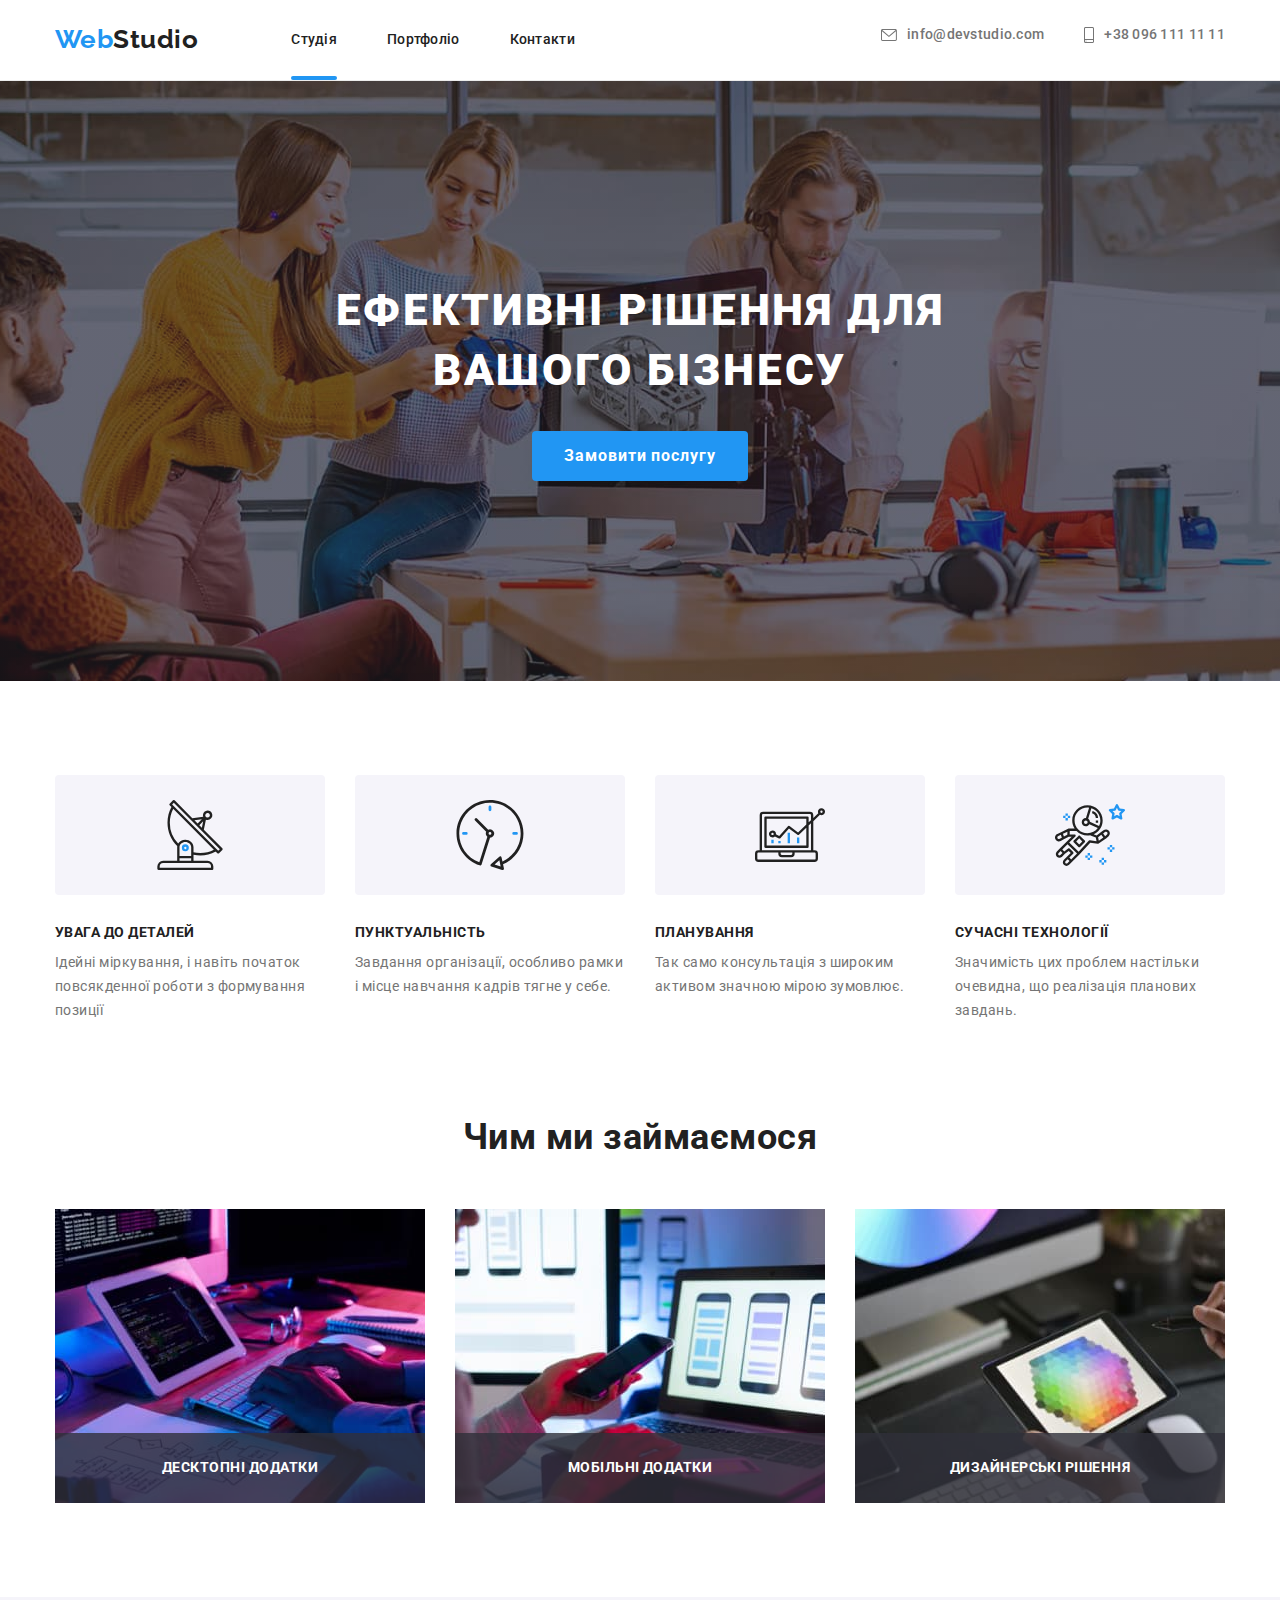
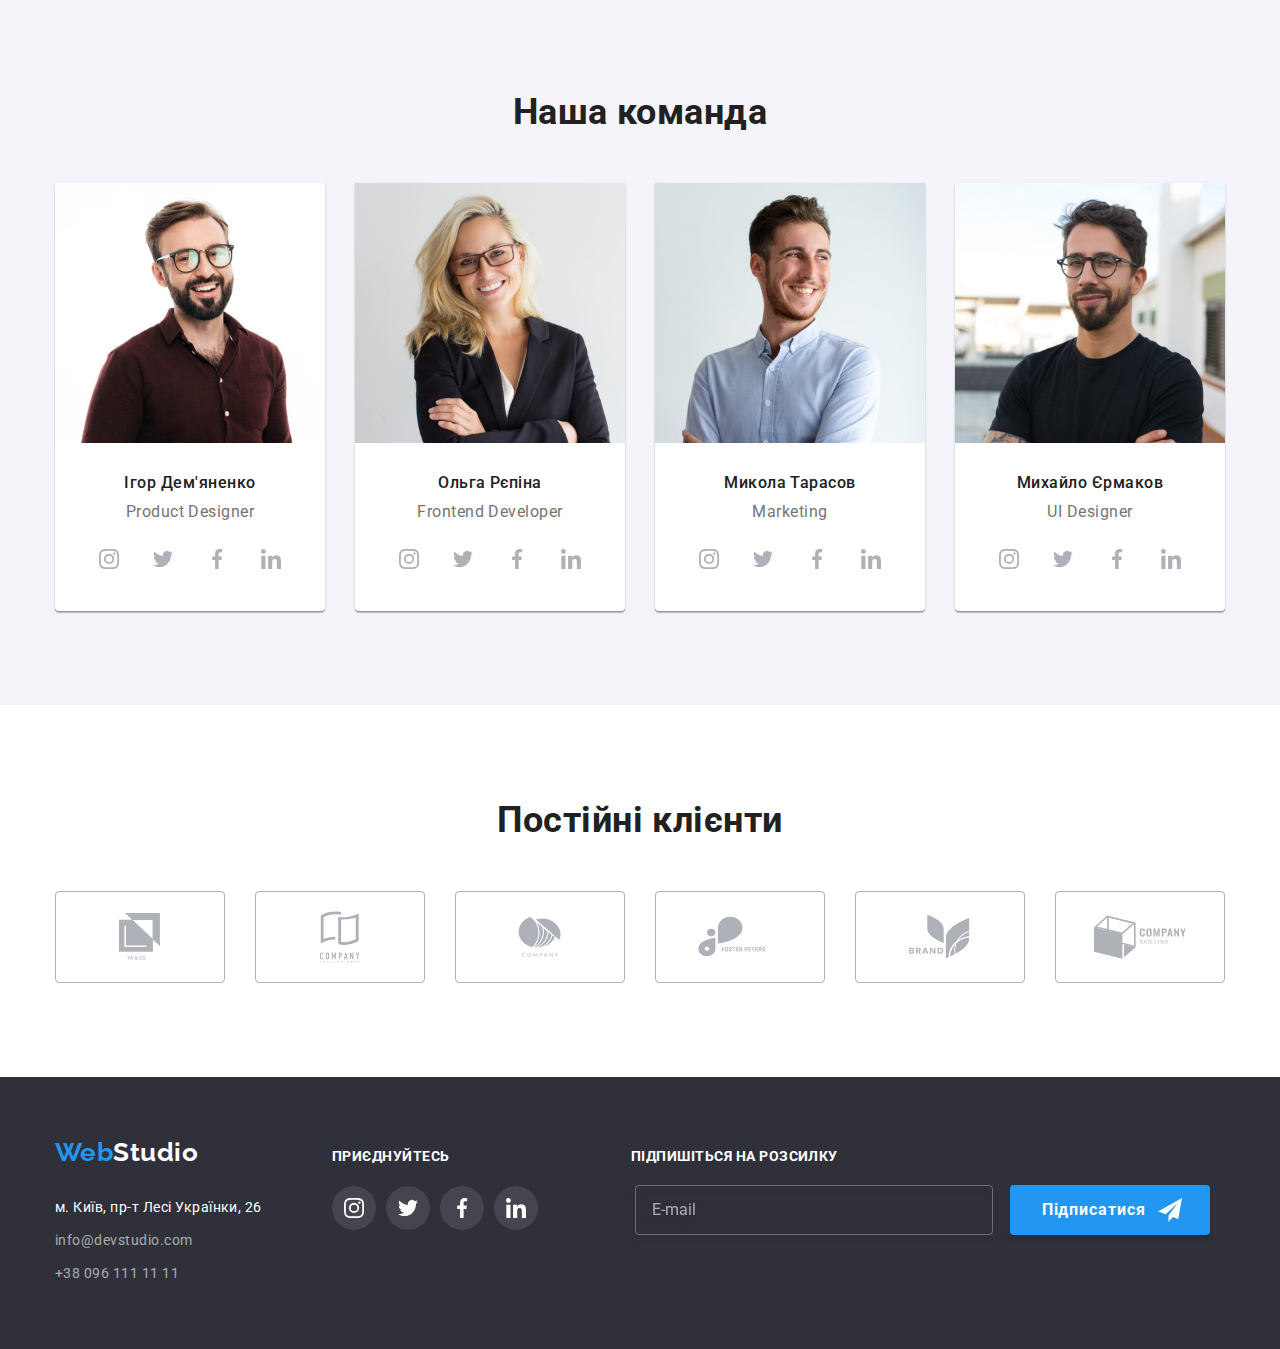
<file: index.html>
<!DOCTYPE html>
<html lang="uk">

<head>
    <meta charset="UTF-8">
    <meta http-equiv="X-UA-Compatible" content="IE=edge">
    <meta name="viewport" content="width=device-width, initial-scale=1.0">
    <title>WebStudio</title>
    <link rel="stylesheet"
        href="https://fonts.googleapis.com/css2?family=Raleway:wght@700&family=Roboto:wght@400;500;700;900&display=swap">
    <link rel="stylesheet"
        href="https://cdnjs.cloudflare.com/ajax/libs/modern-normalize/1.1.0/modern-normalize.min.css">
    <link rel="stylesheet" href="./css/main.min.css">
</head>

<body>

    <!-------------- ШАПКА ---------------->

    <header class="page-header">
        <div class="container page-header__container">
            <nav class="main-nav container__main-nav">
                    <a href="./index.html" class="logo logo--color-black"><span class="logo-web">Web</span>Studio</a>

                <ul class="main-nav__list list">
                    <li class="main-nav__item">
                        <a href="./index.html" class="main-nav__link ">
                            <span class="main-nav__link--active"></span> Студія
                        </a>
                    </li>
                    <li class="main-nav__item">
                        <a href="./portfolio.html" class="main-nav__link">Портфоліо</a>
                    </li>
                    <li class="main-nav__item"><a href="" class="main-nav__link">Контакти</a>
                    </li>
                </ul>
            </nav>

            <ul class="auth-nav container__auth-nav list">
                <li class="auth-nav__item">
                    <a href="mailto:info@devstudio.com" class="auth-nav__link">
                        <svg class="auth-nav__icon" width="16" height="12">
                            <use href="./img/icons.svg#icon-email"></use>
                        </svg>
                        info@devstudio.com</a>
                </li>
                <li class="auth-nav__item">
                    <a href="tel:+380961111111" class="auth-nav__link">
                        <svg class="auth-nav__icon" width="10" height="16">
                            <use href="./img/icons.svg#icon-smartphone"></use>
                        </svg>
                        +38 096 111 11 11</a>
                </li>
            </ul>

            <button type="button" class="main-nav__button" data-menu-open>
                <svg class="main-nav__menu" width="40" height="40" aria-label="Перемикач мобільного меню">
                    <use href="./img/icons.svg#icon-menu"></use>
                </svg>
            </button>

        </div>

        <!-------------- МОБІЛЬНЕ МЕНЮ ---------------->

        <div class="mobile-menu is-hidden" data-menu>
            <div class="container">
                <div class="mobile-menu__box">
                <button type="button" class="mobile-menu__button" data-menu-close>
                    <svg class="mobile-menu__icon-close-menu" width="40" height="40" aria-label="Перемикач мобільного меню">
                        <use href="./img/icons.svg#icon-close"></use>
                    </svg>
                </button>

                    <ul class="mobile-menu__list list">
                        <li class="mobile-menu__item">
                            <a href="./index.html" class="mobile-menu__link link">Студія</a>
                        </li>
                        <li class="mobile-menu__item">
                            <a href="./portfolio.html" class="mobile-menu__link link">Портфоліо</a>
                        </li>
                        <li class="mobile-menu__item"><a href="" class="mobile-menu__link link">Контакти</a>
                        </li>
                    </ul>
                </div>
                
                <div class="mobile-menu-contacts__box">
                    <ul class="mobile-menu-contacts__list list">
                        <li class="mobile-menu-contacts__item">
                            <a href="tel:+380961111111" class="mobile-menu__tel link">
                                +38 096 111 11 11</a>
                        </li>
                        <li class="mobile-menu-contacts__item">
                            <a href="mailto:info@devstudio.com" class="mobile-menu__mail link">
                                info@devstudio.com</a>
                        </li>
                    </ul>

                <ul class="mobile-menu-soc__list list">
                    <li class="mobile-menu-soc__item">
                        <a class="mobile-menu-soc__link link" href="">Instagram</a>
                    </li>
                    <li class="mobile-menu-soc__item">
                        <a class="mobile-menu-soc__link link" href="">Twitter</a>
                    </li>
                    <li class="mobile-menu-soc__item">
                        <a class="mobile-menu-soc__link link" href="">Facebook</a>
                    </li>
                    <li class="mobile-menu-soc__item">
                        <a class="mobile-menu-soc__link link" href="">LinkedIn</a>
                    </li>
                </ul>
                </div>
            </div>
        </div>
    </header> 

    <main>

        <!-------------- ГЕРОЙ -------------------->

        <section class="hero overlay">
            <div class="container">
                <h1 class="hero__title">Ефективні рішення для вашого бізнесу</h1>
                <button type="button" class="hero__button" data-modal-open>Замовити послугу</button>
                <div class="backdrop is-hidden" data-modal>
                    <div class="modal">
                        <button type="button" class="modal__button" data-modal-close>
                            <svg class="modal__icon" width="30" height="30">
                                <use href="./img/icons.svg#icon-close"></use>
                            </svg>
                        </button>
                        <div class="modal-feedback">
                            <h2 class="modal-feedback__title">Залиште свої дані, ми вам передзвонимо</h2>
                            <form class="feedback" autocomplete="on">
                                <div class="feedback__group">
                                    <label for="name" class="feedback__label">Ім'я</label>
                                    <div class="feedback__box">
                                        <input type="text" name="name" id="name" autofocus class="feedback__input">
                                        <svg class="feedback__icon" width="18" height="18">
                                            <use href="./img/icons.svg#icon-person"></use>
                                        </svg>
                                    </div>
                                </div>
                                <div class="feedback__group">
                                    <label for="phone" class="feedback__label">Телефон</label>
                                    <div class="feedback__box">
                                        <input type="tel" name="phone" id="phone" class="feedback__input">
                                        <svg class="feedback__icon" width="18" height="18">
                                            <use href="./img/icons.svg#icon-phone"></use>
                                        </svg>
                                    </div>
                                </div>
                
                                <div class="feedback__group">
                                    <label for="mail" class="feedback__label">Пошта</label>
                                    <div class="feedback__box">
                                        <input type="email" name="mail" id="mail" class="feedback__input">
                                        <svg class="feedback__icon" width="18" height="18">
                                            <use href="./img/icons.svg#icon-email-black"></use>
                                        </svg>
                                    </div>
                                </div>
                
                                <div class="feedback__group">
                                    <label for="comment" class="feedback__label">Коментар</label>
                                    <textarea name="comment" id="commebt" rows="5" placeholder="Введіть текст"
                                        class="feedback__area"></textarea>
                                </div>
                
                                <label class="feedback__coordination">
                                    <input type="checkbox" class="feedback__checkbox">
                                    <span class="feedback__checkbox-icon"></span>
                                    Погоджуюся з розсилкою та приймаю
                                    <span class="feedback__conditions">Умови договору</span>
                                </label>
                
                                <button type="submit" class="feedback__button">Відправити</button>
                        </div>
                        </form>
                    </div>
                </div>
            </div>
        </section>

        <!------------- ПЕРЕВАГИ ------------------->

        <section class="section">
            <div class="container">
                <h2 hidden class="visually-hidden">Переваги</h2>
                <ul class="feature-list container__feature-list list">
                    <li class="feature-list__item">
                        <div class="feature-list__box">
                            <svg class="feature-list__icon">
                                <use href="./img/icons.svg#icon-antenna"></use>
                            </svg>
                        </div>
                        <h3 class="feature-list__title">Увага до деталей</h3>
                        <p class="feature-list__text">Ідейні міркування, і навіть початок повсякденної роботи з
                            формування позиції</p>
                    </li>
                    <li class="feature-list__item">
                        <div class="feature-list__box">
                            <svg class="feature-list__icon">
                                <use href="./img/icons.svg#icon-clock"></use>
                            </svg>
                        </div>
                        <h3 class="feature-list__title">Пунктуальність</h3>
                        <p class="feature-list__text">Завдання організації, особливо рамки і місце навчання кадрів тягне
                            у себе.</p>
                    </li>
                    <li class="feature-list__item">
                        <div class="feature-list__box">
                            <svg class="feature-list__icon">
                                <use href="./img/icons.svg#icon-diagram"></use>
                            </svg>
                        </div>
                        <h3 class="feature-list__title">Планування</h3>
                        <p class="feature-list__text">Так само консультація з широким активом значною мірою зумовлює.
                        </p>
                    </li>
                    <li class="feature-list__item">
                        <div class="feature-list__box">
                            <svg class="feature-list__icon">
                                <use href="./img/icons.svg#icon-astronaut"></use>
                            </svg>
                        </div>
                        <h3 class="feature-list__title">Сучасні технології</h3>
                        <p class="feature-list__text">Значимість цих проблем настільки очевидна, що реалізація планових
                            завдань.</p>
                    </li>
                </ul>
            </div>
        </section>

        <!------------- ЧИМ МИ ЗАЙМАЄМОСЯ ------------->

        <section class="section-work">
            <div class="container">
                <h2 class="section-work__title">Чим ми займаємося</h2>
                <ul class="work-list container__work-list list">
                    <li class="work-list__item">
                        <div class="work-list__gadgets">
                            <img src="./img/work/computer.jpg" alt="комп'ютери" width="370" height="294">
                            <div class="work-list__text">Десктопні додатки</div>
                        </div>
                    </li>
                    <li class="work-list__item">
                        <div class="work-list__gadgets">
                            <img src="./img/work/laptop.jpg" alt="ноутбуки" width="370" height="294">
                            <div class="work-list__text">Мобільні додатки</div>
                        </div>
                    </li>
                    <li class="work-list__item">
                        <div class="work-list__gadgets">
                            <img src="./img/work/tablet.jpg" alt="планшети" width="370" height="294">
                            <div class="work-list__text">Дизайнерські рішення</div>
                        </div>
                    </li>
                </ul>
            </div>
        </section>

        <!------------- НАША КОМАНДА ------------->

        <section class="section-team">
            <div class="container">
                <h2 class="section-team__title">Наша команда</h2>
                <ul class="section-team__list list">
                    <li class="section-team__item">
                        <picture>
                            <source srcset="./img/team/ihor.jpg 1x, ./img/team/ihor-2x.jpg 2x" media="(min-width: 1200px)"/>
                            <source srcset="./img/team/ihor-tab.jpg 1x, ./img/team/ihor-2x-tab.jpg 2x" media="(min-width: 768px)"/>
                            <source srcset="./img/team/ihor-mob.jpg 1x, ./img/team/ihor-2x-mob.jpg 2x" media="(min-width: 320px)"/>
                            <img src="./img/team/ihor-mob.jpg" alt="дизайнер продукта" width="450" height="260">
                        </picture>
                        <div class="section-team__worker">
                            <h3 class="section-team__name">Ігор Дем'яненко</h3>
                            <p lang="en" class="section-team__position">Product Designer</p>
                            <div class="networks section-team__networks">
                                <a href="" class="networks__link">
                                    <svg class="networks__icons">
                                        <use href="./img/icons.svg#icon-instagram"></use>
                                    </svg>
                                </a>

                                <a href="" class="networks__link">
                                    <svg class="networks__icons">
                                        <use href="./img/icons.svg#icon-twitter"></use>
                                    </svg>
                                </a>

                                <a href="" class="networks__link">
                                    <svg class="networks__icons">
                                        <use href="./img/icons.svg#icon-facebook"></use>
                                    </svg>
                                </a>

                                <a href="" class="networks__link">
                                    <svg class="networks__icons">
                                        <use href="./img/icons.svg#icon-linkedin"></use>
                                    </svg>
                                </a>
                            </div>
                        </div>
                    </li>
                    <li class="section-team__item">
                        <picture>
                            <source srcset="./img/team/olga.jpg 1x, ./img/team/olga-2x.jpg 2x" media="(min-width: 1200px)" />
                            <source srcset="./img/team/olga-tab.jpg 1x, ./img/team/olga-2x-tab.jpg 2x" media="(min-width: 768px)" />
                            <source srcset="./img/team/olga-mob.jpg 1x, ./img/team/olga-2x-mob.jpg 2x" media="(min-width: 320px)" />
                            <img src="./img/team/olga-mob.jpg" alt="фронтенд-розробник" width="450" height="260">
                        </picture>
                        <div class="section-team__worker">
                            <h3 class="section-team__name">Ольга Рєпіна</h3>
                            <p lang="en" class="section-team__position">Frontend Developer</p>
                            <div class="networks section-team__networks">
                                <a href="" class="networks__link">
                                    <svg class="networks__icons">
                                        <use href="./img/icons.svg#icon-instagram"></use>
                                    </svg>
                                </a>

                                <a href="" class="networks__link">
                                    <svg class="networks__icons">
                                        <use href="./img/icons.svg#icon-twitter"></use>
                                    </svg>
                                </a>

                                <a href="" class="networks__link">
                                    <svg class="networks__icons">
                                        <use href="./img/icons.svg#icon-facebook"></use>
                                    </svg>
                                </a>

                                <a href="" class="networks__link">
                                    <svg class="networks__icons">
                                        <use href="./img/icons.svg#icon-linkedin"></use>
                                    </svg>
                                </a>
                            </div>
                        </div>
                    </li>
                    <li class="section-team__item">
                        <picture>
                            <source srcset="./img/team/mykola.jpg 1x, ./img/team/mykola-2x.jpg 2x" media="(min-width: 1200px)" />
                            <source srcset="./img/team/mykola-tab.jpg 1x, ./img/team/mykola-2x-tab.jpg 2x" media="(min-width: 768px)" />
                            <source srcset="./img/team/mykola-mob.jpg 1x, ./img/team/mykola-2x-mob.jpg 2x" media="(min-width: 320px)" />
                            <img src="./img/team/mykola-mob.jpg" alt="маркетолог" width="450" height="260">
                        </picture>
                        <div class="section-team__worker">
                            <h3 class="section-team__name">Микола Тарасов</h3>
                            <p lang="en" class="section-team__position">Marketing</p>
                            <div class="networks section-team__networks">
                                <a href="" class="networks__link">
                                    <svg class="networks__icons">
                                        <use href="./img/icons.svg#icon-instagram"></use>
                                    </svg>
                                </a>

                                <a href="" class="networks__link">
                                    <svg class="networks__icons">
                                        <use href="./img/icons.svg#icon-twitter"></use>
                                    </svg>
                                </a>

                                <a href="" class="networks__link">
                                    <svg class="networks__icons">
                                        <use href="./img/icons.svg#icon-facebook"></use>
                                    </svg>
                                </a>

                                <a href="" class="networks__link">
                                    <svg class="networks__icons">
                                        <use href="./img/icons.svg#icon-linkedin"></use>
                                    </svg>
                                </a>
                            </div>
                        </div>
                    </li>
                    <li class="section-team__item">
                        <picture>
                            <source srcset="./img/team/mykhailo.jpg 1x, ./img/team/mykhailo-2x.jpg 2x" media="(min-width: 1200px)" />
                            <source srcset="./img/team/mykhailo-tab.jpg 1x, ./img/team/mykhailo-2x-tab.jpg 2x" media="(min-width: 768px)" />
                            <source srcset="./img/team/mykhailo-mob.jpg 1x, ./img/team/mykhailo-2x-mob.jpg 2x" media="(min-width: 320px)" />
                            <img src="./img/team/mykhailo-mob.jpg" alt="UI-дизайнер" width="450" height="260">
                        </picture>
                        <div class="section-team__worker">
                            <h3 class="section-team__name">Михайло Єрмаков</h3>
                            <p lang="en" class="section-team__position">UI Designer</p>
                            <div class="networks section-team__networks">
                                <a href="" class="networks__link">
                                    <svg class="networks__icons">
                                        <use href="./img/icons.svg#icon-instagram"></use>
                                    </svg>
                                </a>

                                <a href="" class="networks__link">
                                    <svg class="networks__icons">
                                        <use href="./img/icons.svg#icon-twitter"></use>
                                    </svg>
                                </a>

                                <a href="" class="networks__link">
                                    <svg class="networks__icons">
                                        <use href="./img/icons.svg#icon-facebook"></use>
                                    </svg>
                                </a>

                                <a href="" class="networks__link">
                                    <svg class="networks__icons">
                                        <use href="./img/icons.svg#icon-linkedin"></use>
                                    </svg>
                                </a>
                            </div>
                        </div>
                    </li>
                </ul>
            </div>
        </section>

        <!----------- КЛІЄНТИ -------------->

        <section class="section-clients">
            <div class="container">
                <h2 class="section-clients__title">Постійні клієнти</h2>
                <ul class="clients-list container__clients-list list">
                    <li class="clients-list__item">
                        <a href="" class="clients-list__link">
                            <svg class="clients-list__icons" width="41" height="47">
                                <use href="./img/icons.svg#icon-company-1"></use>
                            </svg>
                        </a>
                    </li>
                    <li class="clients-list__item">
                        <a href="" class="clients-list__link">
                            <svg class="clients-list__icons" width="40" height="52">
                                <use href="./img/icons.svg#icon-company-2"></use>
                            </svg>
                        </a>
                    </li>
                    <li class="clients-list__item">
                        <a href="" class="clients-list__link">
                            <svg class="clients-list__icons" width="43" height="41">
                                <use href="./img/icons.svg#icon-company-3"></use>
                            </svg>
                        </a>
                    </li>
                    <li class="clients-list__item">
                        <a href="" class="clients-list__link">
                            <svg class="clients-list__icons" width="84" height="41">
                                <use href="./img/icons.svg#icon-company-4"></use>
                            </svg>
                        </a>
                    </li>
                    <li class="clients-list__item">
                        <a href="" class="clients-list__link">
                            <svg class="clients-list__icons" width="63" height="45">
                                <use href="./img/icons.svg#icon-company-5"></use>
                            </svg>
                        </a>
                    </li>
                    <li class="clients-list__item">
                        <a href="" class="clients-list__link">
                            <svg class="clients-list__icons" width="94" height="44">
                                <use href="./img/icons.svg#icon-company-6"></use>
                            </svg>
                        </a>
                    </li>
                </ul>
            </div>
        </section>

    </main>
    <!------------- ПІДВАЛ -------------->

    <footer class="footer">
        <div class="footer__container">
            <div class="footer__adress">
                <a href="./index.html" lang="en" class="logo logo--color-white"><span
                        class="logo-web">Web</span>Studio</a>
                <address class="adress">
                    <ul class="adress__list list">
                        <li class="adress__item">
                            <a href="https://goo.gl/maps/3QkKwDuBZcmXcqC39" target="_blank" rel="noopener noreferrer"
                                class="adress__link">м.
                                Київ, пр-т Лесі Українки, 26
                            </a>
                        </li>
                        <li class="adress__item">
                            <a href="mailto:info@devstudio.com" class="adress__contacts">info@devstudio.com</a>
                        </li>
                        <li class="adress__item">
                            <a href="tel:+380961111111" class="adress__contacts">+38 096 111 11 11</a>
                        </li>
                    </ul>
                </address>
            </div>
            <div class="footer-connection">
                <h3 class="footer-connection__title">приєднуйтесь</h3>
                <div class="networks section-team__networks">
                    <a href="" class="networks__link networks__link--footer-color">
                        <svg class="networks__icons networks__icons--footer-color">
                            <use href="./img/icons.svg#icon-instagram"></use>
                        </svg>
                    </a>

                    <a href="" class="networks__link networks__link--footer-color">
                        <svg class="networks__icons networks__icons--footer-color">
                            <use href="./img/icons.svg#icon-twitter"></use>
                        </svg>
                    </a>

                    <a href="" class="networks__link networks__link--footer-color">
                        <svg class="networks__icons networks__icons--footer-color">
                            <use href="./img/icons.svg#icon-facebook"></use>
                        </svg>
                    </a>

                    <a href="" class="networks__link networks__link--footer-color">
                        <svg class="networks__icons networks__icons--footer-color">
                            <use href="./img/icons.svg#icon-linkedin"></use>
                        </svg>
                    </a>
                </div>
            </div>

            <form class="form">
                <h3 class="form__title">Підпишіться на розсилку</h3>
                <label for="name" class="form__label"></label>
                <input type="text" name="name" id="name" placeholder="E-mail" class="form__input">
                <button type="submit" class="form__button">
                    <span class="form__subscription">Підписатися</span>
                    <svg class="form__icon" width="24" height="24">
                        <use href="./img/icons.svg#icon-icon-send"></use>
                    </svg>
                </button>
            </form>
        </div>
    </footer>

    <script src="./js/modal.js"></script>
    <script src="./js/menu.js"></script>

</body>

</html>
</file>
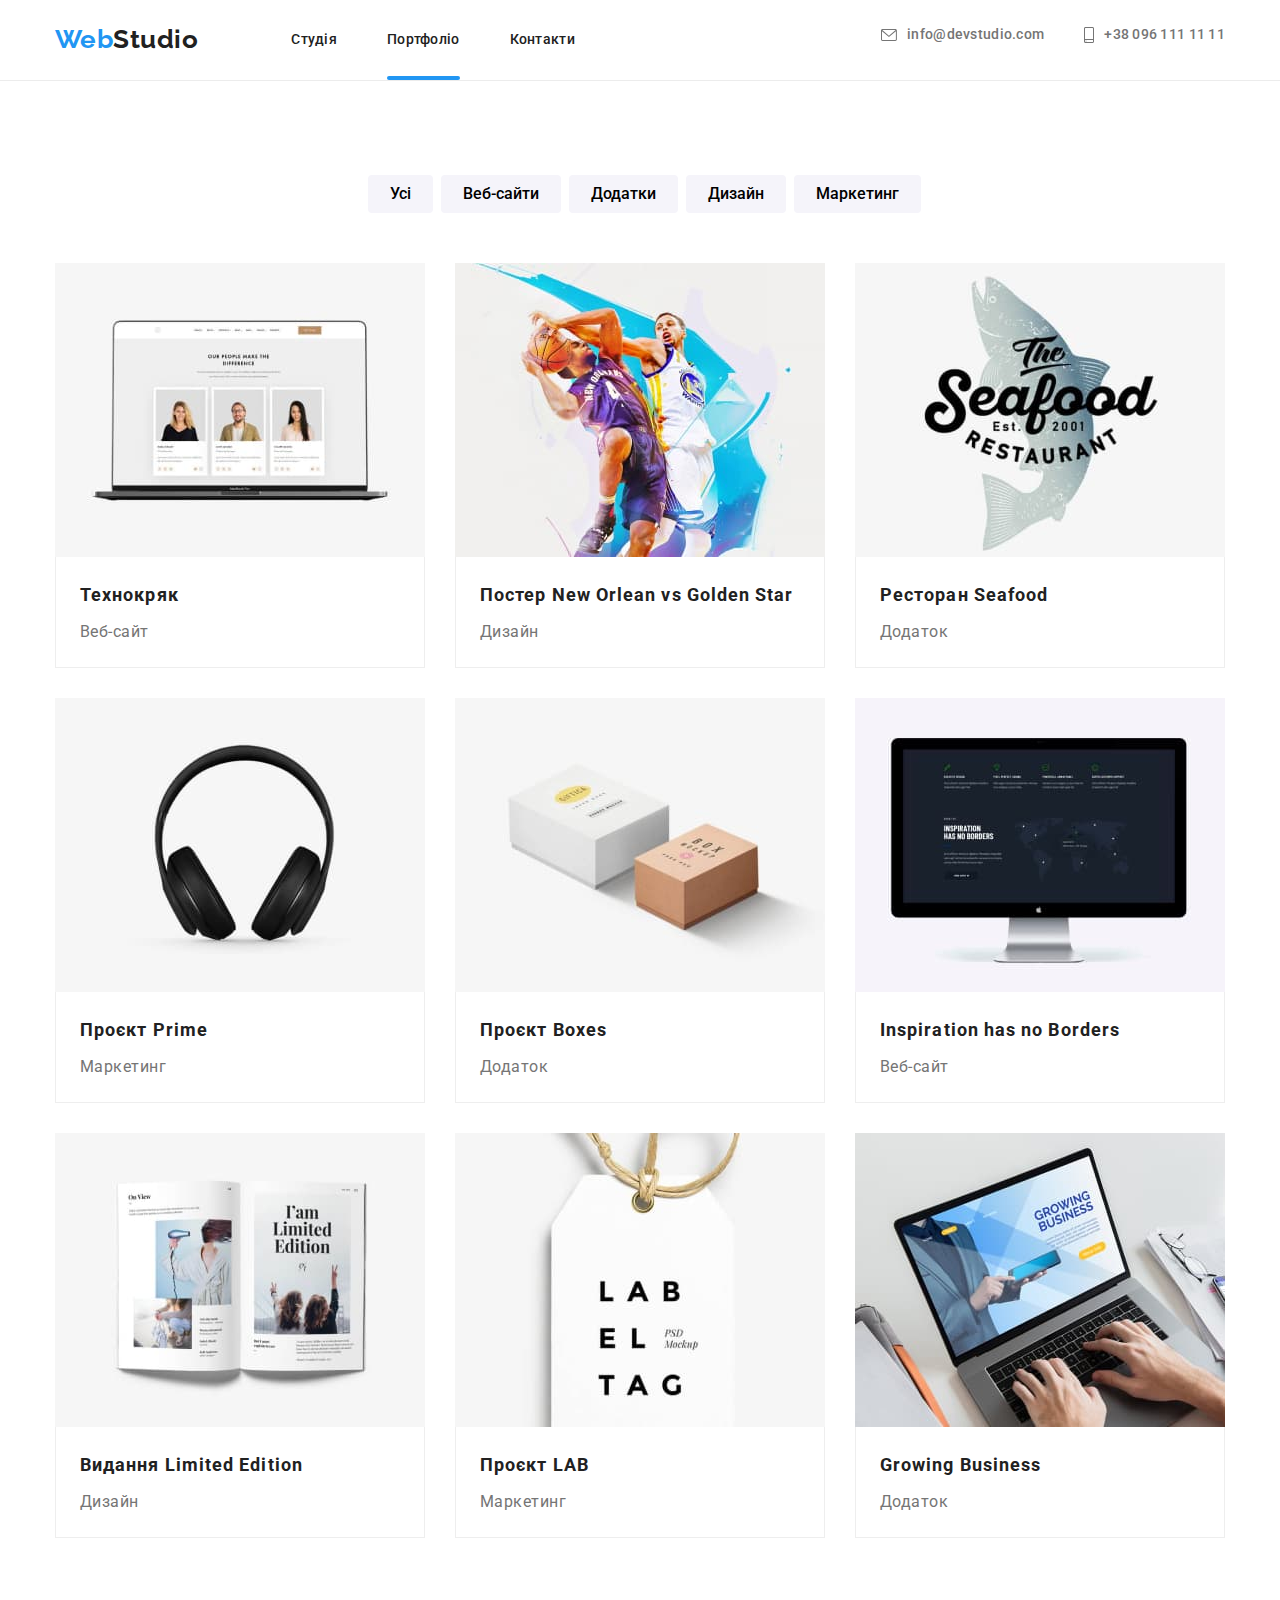
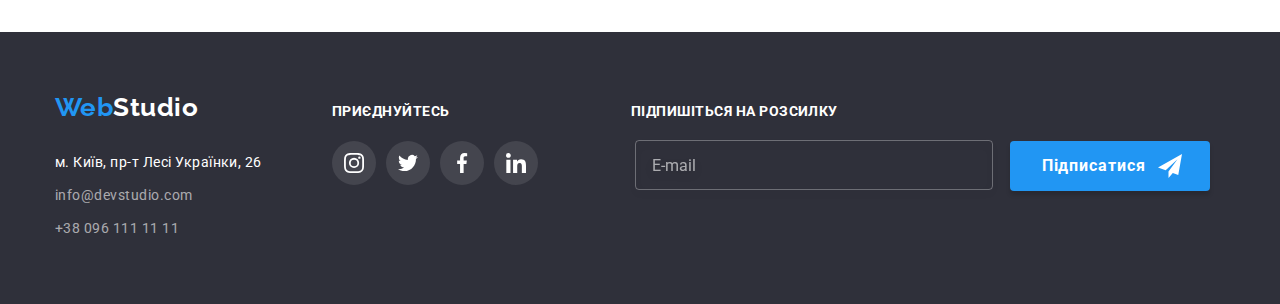
<file: portfolio.html>
<!DOCTYPE html>
<html lang="en">
<head>
    <meta charset="UTF-8">
    <meta http-equiv="X-UA-Compatible" content="IE=edge">
    <meta name="viewport" content="width=device-width, initial-scale=1.0">
    <title>Portfolio</title>
    <link rel="stylesheet"
          href="https://fonts.googleapis.com/css2?family=Raleway:wght@700&family=Roboto:wght@400;500;700;900&display=swap">
    <link rel="stylesheet" 
          href="https://cdnjs.cloudflare.com/ajax/libs/modern-normalize/1.1.0/modern-normalize.min.css">
    <link rel="stylesheet" href="./css/main.min.css">
</head>
<body>
    <!-------------- ШАПКА ---------------->

    <header class="page-header">
        <div class="container page-header__container">
            <nav class="main-nav container__main-nav">
                <a href="./index.html" class="logo logo--color-black">
                    <span class="logo-web">Web</span>Studio
                </a>
            
                <ul class="main-nav__list list">
                    <li class="main-nav__item">
                        <a href="./index.html" class="main-nav__link ">Студія</a>
                    </li>
                    <li class="main-nav__item">
                        <a href="./portfolio.html" class="main-nav__link">
                        <span class="main-nav__link--active"></span>Портфоліо</a>
                    </li>
                    <li class="main-nav__item">
                        <a href="" class="main-nav__link">Контакти</a>
                    </li>
                </ul>
            </nav>
    
            <ul class="auth-nav container__auth-nav list">
                <li class="auth-nav__item">
                    <a href="mailto:info@devstudio.com" class="auth-nav__link">
                        <svg class="auth-nav__icon" width="16" height="12">
                            <use href="./img/icons.svg#icon-email"></use>
                        </svg>
                        info@devstudio.com
                    </a>
                </li>
                <li class="auth-nav__item">
                    <a href="tel:+380961111111" class="auth-nav__link">
                        <svg class="auth-nav__icon" width="10" height="16">
                            <use href="./img/icons.svg#icon-smartphone"></use>
                        </svg>
                        +38 096 111 11 11
                    </a>
                </li>
            </ul>

            <button type="button" class="main-nav__button" data-menu-open>
                <svg class="main-nav__menu" width="40" height="40" aria-label="Перемикач мобільного меню">
                    <use href="./img/icons.svg#icon-menu"></use>
                </svg>
            </button>
            
            </div>
            
            <!-------------- МОБІЛЬНЕ МЕНЮ ---------------->
            
            <div class="mobile-menu is-hidden" data-menu>
                <div class="container">
                    <div class="mobile-menu__box">
                        <button type="button" class="mobile-menu__button" data-menu-close>
                            <svg class="mobile-menu__icon-close-menu" width="40" height="40" aria-label="Перемикач мобільного меню">
                                <use href="./img/icons.svg#icon-close"></use>
                            </svg>
                        </button>
            
                        <ul class="mobile-menu__list list">
                            <li class="mobile-menu__item">
                                <a href="./index.html" class="mobile-menu__link link">Студія</a>
                            </li>
                            <li class="mobile-menu__item">
                                <a href="./portfolio.html" class="mobile-menu__link link">Портфоліо</a>
                            </li>
                            <li class="mobile-menu__item"><a href="" class="mobile-menu__link link">Контакти</a>
                            </li>
                        </ul>
                    </div>
            
                    <div class="mobile-menu-contacts__box">
                        <ul class="mobile-menu-contacts__list list">
                            <li class="mobile-menu-contacts__item">
                                <a href="tel:+380961111111" class="mobile-menu__tel link">
                                    +38 096 111 11 11</a>
                            </li>
                            <li class="mobile-menu-contacts__item">
                                <a href="mailto:info@devstudio.com" class="mobile-menu__mail link">
                                    info@devstudio.com</a>
                            </li>
                        </ul>
            
                        <ul class="mobile-menu-soc__list list">
                            <li class="mobile-menu-soc__item">
                                <a class="mobile-menu-soc__link link" href="">Instagram</a>
                            </li>
                            <li class="mobile-menu-soc__item">
                                <a class="mobile-menu-soc__link link" href="">Twitter</a>
                            </li>
                            <li class="mobile-menu-soc__item">
                                <a class="mobile-menu-soc__link link" href="">Facebook</a>
                            </li>
                            <li class="mobile-menu-soc__item">
                                <a class="mobile-menu-soc__link link" href="">LinkedIn</a>
                            </li>
                        </ul>
                    </div>
                </div>
        </div>
    </header>

    <main>
        <!---------------- ОСНОВНИЙ КОНТЕНТ ------------>

    <section class="section">
        <div class="container">
        <h1 class="visually-hidden">Наші роботи</h1>
            <ul class="button-list list">
                <li class="button-list__item"><button type="button" class="button-list__btn">Усі</button></li>
                <li class="button-list__item"><button type="button" class="button-list__btn">Веб-сайти</button></li>
                <li class="button-list__item"><button type="button" class="button-list__btn">Додатки</button></li>
                <li class="button-list__item"><button type="button" class="button-list__btn">Дизайн</button></li>
                <li class="button-list__item"><button type="button" class="button-list__btn">Маркетинг</button></li>
            </ul>
            
            <ul class="project-list list">
                <li class="project-list__item">
                    <a href="" class="project-list__link">
                        <div class="project-list__work">
                            <picture>
                                <source srcset="./img/portfolio/technocrat.jpg 1x, ./img/portfolio/technocrat-2x.jpg 2x" media="(min-width: 1200px)">
                                <source srcset="./img/portfolio/technocrat-tab.jpg 1x, ./img/portfolio/technocrat-2x-tab.jpg 2x" media="(min-width: 768px)">
                                <source srcset="./img/portfolio/technocrat-mob.jpg 1x, ./img/portfolio/technocrat-2x-mob.jpg 2x" media="(min-width: 320px)">
                                <img src="./img/portfolio/technocrat-mob.jpg" alt="Веб-сайт" width="450" height="294">
                            </picture>
                            <div class="project-list__overlay">
                                <div class="project-list__text">
                                    Ресурс пропонує комплексні пропозиції з різним рівнем функціоналу та сервісів. Все це дозволить відвідувачу отримати
                                    вичерпні відомості про компанію чи приватну особу.
                                </div>
                            </div>
                        </div>
                    <div class="project-list__box">
                        <h2 class="project-list__title">Технокряк</h2>
                           <p class="project-list__name">Веб-сайт</p>
                    </div>
                    </a>
                </li>
                <li class="project-list__item">
                    <a href="" class="project-list__link">
                        <div class="project-list__work">
                            <picture>
                                <source srcset="./img/portfolio/new-orlean.jpg 1x, ./img/portfolio/new-orlean-2x.jpg 2x" media="(min-width: 1200px)">
                                <source srcset="./img/portfolio/new-orlean-tab.jpg 1x, ./img/portfolio/new-orlean-2x-tab.jpg 2x"
                                    media="(min-width: 768px)">
                                <source srcset="./img/portfolio/new-orlean-mob.jpg 1x, ./img/portfolio/new-orlean-2x-mob.jpg 2x"
                                    media="(min-width: 320px)">
                                    <img src="./img/portfolio/new-orlean-mob.jpg" alt="Дизайн" width="450" height="294">
                            </picture>
                            <div class="project-list__overlay">
                                <div class="project-list__text">
                                    Ресурс пропонує комплексні пропозиції з різним рівнем функціоналу та сервісів. Все це дозволить відвідувачу отримати
                                    вичерпні відомості про компанію чи приватну особу.
                                </div>
                            </div>
                        </div>
                    <div class="project-list__box">
                        <h2 class="project-list__title">Постер
                            <span lang="en">New Orlean vs Golden Star</span>
                        </h2>
                        <p class="project-list__name">Дизайн</p>
                    </div>
                    </a>
                </li>
                <li class="project-list__item">
                    <a href="" class="project-list__link">
                        <div class="project-list__work">
                            <picture>
                                <source srcset="./img/portfolio/seafood.jpg 1x, ./img/portfolio/seafood-2x.jpg 2x" media="(min-width: 1200px)">
                                <source srcset="./img/portfolio/seafood-tab.jpg 1x, ./img/portfolio/seafood-2x-tab.jpg 2x"
                                    media="(min-width: 768px)">
                                <source srcset="./img/portfolio/seafood-mob.jpg 1x, ./img/portfolio/seafood-2x-mob.jpg 2x"
                                    media="(min-width: 320px)">
                                    <img src="./img/portfolio/seafood-mob.jpg" alt="Додаток" width="450" height="294">
                            </picture>
                            <div class="project-list__overlay">
                                <div class="project-list__text">
                                    Ресурс пропонує комплексні пропозиції з різним рівнем функціоналу та сервісів. Все це дозволить відвідувачу отримати
                                    вичерпні відомості про компанію чи приватну особу.
                                </div>
                            </div>
                        </div>
                    <div class="project-list__box">
                        <h2 class="project-list__title">Ресторан
                            <span lang="en">Seafood</span>
                        </h2>
                        <p class="project-list__name">Додаток</p>
                    </div>
                    </a>
                </li>
                <li class="project-list__item">
                    <a href="" class="project-list__link">
                        <div class="project-list__work">
                            <picture>
                                <source srcset="./img/portfolio/prime.jpg 1x, ./img/portfolio/prime-2x.jpg 2x" media="(min-width: 1200px)">
                                <source srcset="./img/portfolio/prime-tab.jpg 1x, ./img/portfolio/prime-2x-tab.jpg 2x" media="(min-width: 768px)">
                                <source srcset="./img/portfolio/prime-mob.jpg 1x, ./img/portfolio/prime-2x-mob.jpg 2x" media="(min-width: 320px)">
                                <img src="./img/portfolio/prime-mob.jpg" alt="Маркетинг" width="450" height="294">
                            </picture>
                            <div class="project-list__overlay">
                                <div class="project-list__text">
                                    Ресурс пропонує комплексні пропозиції з різним рівнем функціоналу та сервісів. Все це дозволить відвідувачу отримати
                                    вичерпні відомості про компанію чи приватну особу.
                                </div>
                            </div>
                        </div>
                    <div class="project-list__box">
                        <h2 class="project-list__title">Проєкт
                            <span lang="en">Prime</span>
                        </h2>
                        <p class="project-list__name">Маркетинг</p>
                    </div>
                    </a>
                </li>
                <li class="project-list__item">
                    <a href="" class="project-list__link">
                        <div class="project-list__work">
                            <picture>
                                <source srcset="./img/portfolio/boxes.jpg 1x, ./img/portfolio/boxes-2x.jpg 2x" media="(min-width: 1200px)">
                                <source srcset="./img/portfolio/boxes-tab.jpg 1x, ./img/portfolio/boxes-2x-tab.jpg 2x" media="(min-width: 768px)">
                                <source srcset="./img/portfolio/boxes-mob.jpg 1x, ./img/portfolio/boxes-2x-mob.jpg 2x" media="(min-width: 320px)">
                                <img src="./img/portfolio/boxes-mob.jpg" alt="Додаток" width="450" height="294">
                            </picture>
                            <div class="project-list__overlay">
                                <div class="project-list__text">
                                    Ресурс пропонує комплексні пропозиції з різним рівнем функціоналу та сервісів. Все це дозволить відвідувачу отримати
                                    вичерпні відомості про компанію чи приватну особу.
                                </div>
                            </div>
                        </div>
                    <div class="project-list__box">
                        <h2 class="project-list__title">Проєкт
                            <span lang="en">Boxes</span>
                        </h2>
                        <p class="project-list__name">Додаток</p>
                    </div>
                    </a>
                </li>
                <li class="project-list__item">
                    <a href="" class="project-list__link">
                        <div class="project-list__work">
                            <picture>
                                <source srcset="./img/portfolio/inspiration-has-no-border.jpg 1x, ./img/portfolio/inspiration-has-no-border-2x.jpg 2x" media="(min-width: 1200px)">
                                <source srcset="./img/portfolio/inspiration-has-no-border-tab.jpg 1x, ./img/portfolio/inspiration-has-no-border-2x-tab.jpg 2x" media="(min-width: 768px)">
                                <source srcset="./img/portfolio/inspiration-has-no-border-mob.jpg 1x, ./img/portfolio/inspiration-has-no-border-2x-mob.jpg 2x" media="(min-width: 320px)">
                                <img src="./img/portfolio/inspiration-has-no-border-mob.jpg" alt="Веб-сайт" width="450" height="294">
                            </picture>
                            <div class="project-list__overlay">
                                <div class="project-list__text">
                                    Ресурс пропонує комплексні пропозиції з різним рівнем функціоналу та сервісів. Все це дозволить відвідувачу отримати
                                    вичерпні відомості про компанію чи приватну особу.
                                </div>
                            </div>
                        </div>
                    <div class="project-list__box">
                        <h2 lang="en" class="project-list__title">Inspiration has no Borders</h2>
                        <p class="project-list__name">Веб-сайт</p>
                    </div>
                    </a>
                </li>
                <li class="project-list__item">
                    <a href="" class="project-list__link">
                        <div class="project-list__work">
                            <picture>
                                <source srcset="./img/portfolio/limited-edition.jpg 1x, ./img/portfolio/limited-edition-2x.jpg 2x"
                                    media="(min-width: 1200px)">
                                <source
                                    srcset="./img/portfolio/limited-edition-tab.jpg 1x, ./img/portfolio/limited-edition-2x-tab.jpg 2x"
                                    media="(min-width: 768px)">
                                <source
                                    srcset="./img/portfolio/limited-edition-mob.jpg 1x, ./img/portfolio/limited-edition-2x-mob.jpg 2x"
                                    media="(min-width: 320px)">
                                    <img src="./img/portfolio/limited-edition-mob.jpg" alt="Дизайн" width="450" height="294">
                            </picture>
                            <div class="project-list__overlay">
                                <div class="project-list__text">
                                    Ресурс пропонує комплексні пропозиції з різним рівнем функціоналу та сервісів. Все це дозволить відвідувачу отримати
                                    вичерпні відомості про компанію чи приватну особу.
                                </div>
                            </div>
                        </div>
                    <div class="project-list__box">
                        <h2 class="project-list__title">Видання
                            <span lang="en">Limited Edition</span>
                        </h2>
                        <p class="project-list__name">Дизайн</p>
                    </div>
                    </a>
                </li>
                <li class="project-list__item">
                    <a href="" class="project-list__link">
                        <div class="project-list__work">
                            <picture>
                                <source srcset="./img/portfolio/lab.jpg 1x, ./img/portfolio/lab-2x.jpg 2x"
                                    media="(min-width: 1200px)">
                                <source srcset="./img/portfolio/lab-tab.jpg 1x, ./img/portfolio/lab-2x-tab.jpg 2x"
                                    media="(min-width: 768px)">
                                <source srcset="./img/portfolio/lab-mob.jpg 1x, ./img/portfolio/lab-2x-mob.jpg 2x"
                                    media="(min-width: 320px)">
                                    <img src="./img/portfolio/lab-mob.jpg" alt="Маркетинг" width="450" height="294">
                            </picture>
                            <div class="project-list__overlay">
                                <div class="project-list__text">
                                    Ресурс пропонує комплексні пропозиції з різним рівнем функціоналу та сервісів. Все це дозволить відвідувачу отримати
                                    вичерпні відомості про компанію чи приватну особу.
                                </div>
                            </div>
                        </div>
                    <div class="project-list__box">
                        <h2 class="project-list__title">Проєкт
                            <span lang="en">LAB</span>
                        </h2>
                        <p class="project-list__name">Маркетинг</p>
                    </div>
                    </a>
                </li>
                <li class="project-list__item">
                    <a href="" class="project-list__link">
                        <div class="project-list__work">
                            <picture>
                                <source srcset="./img/portfolio/growing-business.jpg 1x, ./img/portfolio/growing-business-2x.jpg 2x" media="(min-width: 1200px)">
                                <source srcset="./img/portfolio/growing-business-tab.jpg 1x, ./img/portfolio/growing-business-2x-tab.jpg 2x" media="(min-width: 768px)">
                                <source srcset="./img/portfolio/growing-business-mob.jpg 1x, ./img/portfolio/growing-business-2x-mob.jpg 2x" media="(min-width: 320px)">
                                <img src="./img/portfolio/growing-business-mob.jpg" alt="Додаток" width="450" height="294">
                            </picture>
                            <div class="project-list__overlay">
                                <div class="project-list__text">
                                    Ресурс пропонує комплексні пропозиції з різним рівнем функціоналу та сервісів. Все це дозволить відвідувачу отримати
                                    вичерпні відомості про компанію чи приватну особу.
                                </div>
                            </div>
                        </div>
                    <div class="project-list__box">
                        <h2 lang="en" class="project-list__title">Growing Business</h2>
                        <p class="project-list__name">Додаток</p>
                    </div>
                    </a>
                </li>
            </ul>
           </div>
        </section>

    </main>

    <!--------------- ПІДВАЛ --------------->

    <footer class="footer">
        <div class="footer__container">
            <div class="footer__adress">
                <a href="./index.html" lang="en" class="logo logo--color-white">
                    <span class="logo-web">Web</span>Studio
                </a>
                <address class="adress">
                    <ul class="adress__list list">
                        <li class="adress__item">
                            <a href="https://goo.gl/maps/3QkKwDuBZcmXcqC39" target="_blank" rel="noopener noreferrer"
                                class="adress__link">м.
                                Київ, пр-т Лесі Українки, 26
                            </a>
                        </li>
                        <li class="adress__item">
                            <a href="mailto:info@devstudio.com" class="adress__contacts">info@devstudio.com</a>
                        </li>
                        <li class="adress__item">
                            <a href="tel:+380961111111" class="adress__contacts">+38 096 111 11 11</a>
                        </li>
                    </ul>
                </address>
            </div>
            <div class="footer-connection">
                <h3 class="footer-connection__title">приєднуйтесь</h3>
                <div class="networks section-team__networks">
                    <a href="" class="networks__link networks__link--footer-color">
                        <svg class="networks__icons networks__icons--footer-color">
                            <use href="./img/icons.svg#icon-instagram"></use>
                        </svg>
                    </a>
        
                    <a href="" class="networks__link networks__link--footer-color">
                        <svg class="networks__icons networks__icons--footer-color">
                            <use href="./img/icons.svg#icon-twitter"></use>
                        </svg>
                    </a>
        
                    <a href="" class="networks__link networks__link--footer-color">
                        <svg class="networks__icons networks__icons--footer-color">
                            <use href="./img/icons.svg#icon-facebook"></use>
                        </svg>
                    </a>
        
                    <a href="" class="networks__link networks__link--footer-color">
                        <svg class="networks__icons networks__icons--footer-color">
                            <use href="./img/icons.svg#icon-linkedin"></use>
                        </svg>
                    </a>
                </div>
            </div>
    
            <form class="form">
                <h3 class="form__title">Підпишіться на розсилку</h3>
                    <label for="name" class="form__label"></label>
                        <input type="text" name="name" id="name" placeholder="E-mail" class="form__input">
                    <button type="submit" class="form__button">
                        <span class="form__subscription">Підписатися</span>
                        <svg class="form__icon" width="24" height="24">
                            <use href="./img/icons.svg#icon-icon-send"></use>
                        </svg>
                    </button>
                </form>
            </div>
        </footer>
    <script src="./js/menu.js"></script>
    </body>
</html>
</file>
<file: css/main.min.css>
:root{--primary-text-color: #757575;--secondary-text-color: #212121;--accent-color: #2196f3;--primary-white-color: #ffffff;--secondary-bg-color: #2f303a;--footer-contacts-color: rgba(255, 255, 255, 0.6);--primary-font-family: Roboto, sans-serif;--secondary-font-family: Raleway, cursive;--primary-font-size: 14px;--gradient: linear-gradient(to right, rgba(47, 48, 58, 0.4), rgba(47, 48, 58, 0.4))}img{display:block;height:auto;max-width:100%}ul{margin:0}button{font-family:inherit;cursor:pointer}body{background-color:#fff;color:var(--primary-text-color);background-color:var(--primary-white-color);font-family:var(--primary-font-family);letter-spacing:.03em}.list{padding:0;margin:0;list-style:none}.link{text-decoration:none}.is-hidden{opacity:0;visibility:hidden;pointer-events:none}.page-header{border-bottom:1px solid #ececec}.page-header__container{display:flex;align-items:center}.container__main-nav{display:flex;align-items:center}.main-nav__list{display:none;margin-left:88px}@media screen and (min-width: 768px){.main-nav__list{display:flex}}@media screen and (min-width: 1200px){.main-nav__list{margin-left:93px}}.main-nav__item:not(:last-child){margin-right:50px}.main-nav__link{display:block;padding-top:32px;padding-bottom:32px;color:var(--secondary-text-color);font-weight:500;font-size:var(--primary-font-size);line-height:1.14;letter-spacing:.02em;text-decoration:none;transition:color 250ms cubic-bezier(0.4, 0, 0.2, 1)}.main-nav__link:hover,.main-nav__link:focus{color:var(--accent-color)}.main-nav__item{position:relative}.main-nav__link--active{position:absolute;left:0;bottom:0;display:block;width:100%;height:4px;background:var(--accent-color);border-radius:2px}.container__auth-nav{display:flex;margin-left:auto}@media screen and (min-width: 320px){.container__auth-nav{display:none}}@media screen and (min-width: 768px){.container__auth-nav{display:flex;justify-content:flex-start;flex-wrap:wrap;margin-left:90px}}@media screen and (min-width: 1200px){.container__auth-nav{display:flex;margin-left:auto}}.auth-nav__item:not(:last-child){margin-bottom:10px}@media screen and (min-width: 1200px){.auth-nav__item:not(:last-child){margin-right:40px}}.auth-nav__link{display:flex;align-items:center;color:var(--primary-text-color);font-weight:500;font-size:12px;line-height:1.67;letter-spacing:.02em;text-decoration:none;transition:color 250ms cubic-bezier(0.4, 0, 0.2, 1)}.auth-nav__link:hover,.auth-nav__link:focus{color:var(--accent-color)}@media screen and (min-width: 1200px){.auth-nav__link{font-size:var(--primary-font-size);line-height:1.14}}.auth-nav__icon{margin-right:10px;fill:currentColor}.logo{font-family:var(--secondary-font-family);font-weight:700;font-size:24px;line-height:1.67;text-decoration:none}@media screen and (min-width: 1200px){.logo{font-size:26px;line-height:1.2}}.logo-web{color:var(--accent-color)}.logo--color-black{color:var(--secondary-text-color)}.logo--color-white{color:var(--primary-white-color)}.main-nav__button{margin-left:auto;display:block;padding:0;border:none;background-color:rgba(0,0,0,0);transition:fill 250ms cubic-bezier(0.4, 0, 0.2, 1)}.main-nav__button:hover,.main-nav__button:focus{fill:var(--accent-color)}@media screen and (min-width: 768px){.main-nav__button{display:none}}.mobile-menu{position:fixed;top:0;z-index:1;width:100vw;height:100vh;padding-top:38px;padding-left:30px;padding-bottom:38px;background-color:var(--primary-white-color)}.mobile-menu>.container{height:100%;display:flex;flex-direction:column;justify-content:space-between;overflow:auto}@media screen and (min-width: 480px){.mobile-menu{padding-top:48px;padding-left:40px;padding-bottom:48px}}.mobile-menu__button{margin-left:auto;display:block;padding:0;margin-bottom:8px;border:none;background-color:rgba(0,0,0,0)}.mobile-menu__icon-close-menu{position:absolute;top:10px;right:15px;margin-top:10px}.mobile-menu__icon-close-menu:hover,.mobile-menu__icon-close-menu:focus{fill:var(--accent-color)}.mobile-menu__list{margin-bottom:32px}.mobile-menu__item:not(:last-child){margin-bottom:32px}.mobile-menu__link{font-weight:500;font-size:30px;line-height:1.18;letter-spacing:.02em;color:var(--secondary-text-color)}.mobile-menu__link:hover,.mobile-menu__link:focus{color:var(--accent-color)}@media screen and (min-width: 480px){.mobile-menu__link{font-size:40px}}.mobile-menu-contacts__list{margin-bottom:64px}.mobile-menu-contacts__item{margin-bottom:32px}.mobile-menu__tel{font-weight:500;font-size:24px;line-height:1.77;letter-spacing:.02em;color:var(--accent-color)}@media screen and (min-width: 480px){.mobile-menu__tel{font-size:34px}}.mobile-menu__mail{font-weight:500;font-size:14px;line-height:1.17;letter-spacing:.02em;color:var(--primary-text-color)}@media screen and (min-width: 480px){.mobile-menu__mail{font-size:24px}}.mobile-menu-soc__list{display:flex;justify-content:flex-start}.mobile-menu-soc__item:not(:last-child){margin-right:20px}.mobile-menu-soc__link{font-weight:500;font-size:12px;line-height:1.22;letter-spacing:.02em;color:var(--accent-color)}@media screen and (min-width: 480px){.mobile-menu-soc__link{font-size:18px}}.hero{margin-bottom:0;padding-top:118px;padding-bottom:118px;background-color:var(--secondary-bg-color);text-align:center}@media screen and (min-width: 1200px){.hero{padding-top:200px;padding-bottom:200px}}.overlay{margin-left:auto;margin-right:auto;height:auto;max-width:100%;background-image:var(--gradient),url("../img/bgi/hero-bgi-mobile.jpg");background-position:center;background-size:cover}@media(min-device-pixel-ratio: 2),(-webkit-min-device-pixel-ratio: 2),(min-resolution: 192dpi),(min-resolution: 2dppx){.overlay{background-image:var(--gradient),url("../img/bgi/hero-bgi-mobile-2x.jpg")}}@media screen and (min-width: 768px){.overlay{background-image:var(--gradient),url("../img/bgi/hero-bgi-tablet.jpg")}}@media screen and (min-width: 768px)and (min-device-pixel-ratio: 2),screen and (min-width: 768px)and (-webkit-min-device-pixel-ratio: 2),screen and (min-width: 768px)and (min-resolution: 192dpi),screen and (min-width: 768px)and (min-resolution: 2dppx){.overlay{background-image:var(--gradient),url("../img/bgi/hero-bgi-tablet-2x.jpg")}}@media screen and (min-width: 1200px){.overlay{background-image:var(--gradient),url("../img/bgi/team.jpg")}}@media screen and (min-width: 1200px)and (min-device-pixel-ratio: 2),screen and (min-width: 1200px)and (-webkit-min-device-pixel-ratio: 2),screen and (min-width: 1200px)and (min-resolution: 192dpi),screen and (min-width: 1200px)and (min-resolution: 2dppx){.overlay{background-image:var(--gradient),url("../img/bgi/team-2x.jpg")}}.hero__title{margin:0 auto;margin-bottom:30px;max-width:360px;color:var(--primary-white-color);font-weight:900;font-size:26px;line-height:1.62;letter-spacing:.06em;text-transform:uppercase}@media screen and (min-width: 1200px){.hero__title{max-width:696px;font-size:44px;line-height:1.36}}.hero__button{cursor:pointer;border:0;border-radius:4px;padding:10px 32px;min-width:216px;color:var(--primary-white-color);background-color:var(--accent-color);font-weight:700;font-size:16px;line-height:1.88;align-items:center;text-align:center;letter-spacing:.06em}.container{margin-left:auto;margin-right:auto;max-width:100%;padding-left:15px;padding-right:15px}@media screen and (min-width: 480px){.container{max-width:480px}}@media screen and (min-width: 768px){.container{max-width:768px}}@media screen and (min-width: 1200px){.container{max-width:1200px}}.backdrop{position:fixed;top:0;left:0;width:100%;height:100%;background-color:rgba(0,0,0,.2);opacity:1;transition:opacity 250ms cubic-bezier(0.4, 0, 0.2, 1)}.backdrop.is-hidden .modal{transform:translate(-50%, -50%) scale(1.1)}.modal{position:absolute;top:50%;left:50%;transform:translate(-50%, -50%) scale(1);width:300px;height:609px;background-color:var(--primary-white-color);transition:transform 250ms cubic-bezier(0.4, 0, 0.2, 1)}@media screen and (min-width: 480px){.modal{width:450px;height:609px}}@media screen and (min-width: 1200px){.modal{width:528px;height:581px}}.modal__button{position:absolute;top:8px;right:8px;padding:0;display:block;cursor:pointer;border:0;background:#fff}.modal__icon{border:1px solid rgba(0,0,0,.1);border-radius:50px;transition:fill 250ms cubic-bezier(0.4, 0, 0.2, 1)}.modal__icon:hover,.modal__icon:focus{fill:var(--accent-color)}.modal-feedback{padding:20px}@media screen and (min-width: 480px){.modal-feedback{padding:40px}}.modal-feedback__title{margin-top:0;margin-bottom:12px;font-weight:700;font-size:16px;line-height:1.62;text-align:center;color:var(--secondary-text-color)}@media screen and (min-width: 480px){.modal-feedback__title{font-size:16px;font-size:20px;line-height:1.92}}.feedback__group{position:relative;display:flex;flex-direction:column;margin-bottom:10px}.feedback__label{display:flex;align-items:flex-start;margin-bottom:4px;font-size:12px;line-height:1.17;letter-spacing:.01em;color:var(--primary-text-color)}.feedback__box{position:relative}.feedback__input{width:100%;height:40px;padding-left:42px;border:1px solid rgba(33,33,33,.2);border-radius:4px;transition:border 250ms cubic-bezier(0.4, 0, 0.2, 1)}.feedback__input:focus{border:1px solid #2196f3}.feedback__icon{position:absolute;top:50%;left:12px;transform:translateY(-50%);display:inline-block;transition:fill 250ms cubic-bezier(0.4, 0, 0.2, 1)}.feedback__input:focus~.feedback__icon{fill:var(--accent-color)}textarea{resize:none}.feedback__area{padding:12px 16px;border:1px solid rgba(33,33,33,.2);border-radius:4px}.feedback__area:focus{border:1px solid #2196f3}.feedback__area::-moz-placeholder{font-size:12px;line-height:1.67;letter-spacing:.01em;color:rgba(117,117,117,.5)}.feedback__area:-ms-input-placeholder{font-size:12px;line-height:1.67;letter-spacing:.01em;color:rgba(117,117,117,.5)}.feedback__area::placeholder{font-size:12px;line-height:1.67;letter-spacing:.01em;color:rgba(117,117,117,.5)}.feedback__coordination{display:flex;justify-content:center;align-items:center;margin-top:10px;font-size:12px;line-height:1.67;color:var(--primary-text-color)}@media screen and (min-width: 1200px){.feedback__coordination{font-size:14px;line-height:1.71}}.feedback__checkbox{-webkit-appearance:none;-moz-appearance:none;appearance:none;position:absolute}.feedback__checkbox-icon{display:inline-block;width:16px;height:15px;margin-right:8px;border:1px solid #212121;border-radius:2px;transition:border-color 250ms cubic-bezier(0.4, 0, 0.2, 1),background-color 250ms cubic-bezier(0.4, 0, 0.2, 1)}.feedback__checkbox:checked+.feedback__checkbox-icon{border-color:var(--accent-color);background-color:var(--accent-color);background-image:url(../img/icon-check.svg);background-size:contain;background-origin:border-box}.feedback__conditions{margin-left:3px;font-size:12px;line-height:1.67;-webkit-text-decoration-line:underline;text-decoration-line:underline;color:var(--accent-color)}@media screen and (min-width: 1200px){.feedback__conditions{font-size:14px;line-height:1.71}}.feedback__button{margin-top:30px;min-width:200px;padding:10px 52px;font-weight:700;font-size:14px;line-height:1.68;text-align:center;letter-spacing:.06em;color:var(--primary-white-color);background:var(--accent-color);border:0;border-radius:4px;cursor:pointer;transition:box-shadow 250ms cubic-bezier(0.4, 0, 0.2, 1)}.feedback__button:hover,.feedback__button:focus{box-shadow:0px 4px 4px rgba(0,0,0,.15)}@media screen and (min-width: 480px){.feedback__button{font-size:16px;line-height:1.88}}.visually-hidden{position:absolute;width:1px;height:1px;margin:-1px;border:0;padding:0;white-space:nowrap;-webkit-clip-path:inset(100%);clip-path:inset(100%);clip:rect(0 0 0 0);overflow:hidden}.section{padding-top:60px;padding-bottom:60px}@media screen and (min-width: 1200px){.section{padding-top:94px;padding-bottom:94px}}.button-list__item{margin-bottom:15px}@media screen and (min-width: 768px){.button-list__item{margin-bottom:0px}}.button-list__item:nth-child(n+4){margin-bottom:0px}.button-list__item:not(:first-child),.button-list__item:not(:last-child){margin-left:8px}.button-list{display:flex;flex-wrap:wrap;margin-top:0;margin-bottom:40px;padding-left:0}@media screen and (min-width: 768px){.button-list{justify-content:center;margin-bottom:30px}}@media screen and (min-width: 1200px){.button-list{margin-bottom:50px;justify-content:center}}.button-list__btn{display:inline-block;padding:6px 22px;border:none;font-weight:500;font-size:16px;line-height:1.62;text-align:center;background-color:#f5f4fa;border-radius:4px;transition:color 250ms cubic-bezier(0.4, 0, 0.2, 1),background-color 250ms cubic-bezier(0.4, 0, 0.2, 1),box-shadow 250ms cubic-bezier(0.4, 0, 0.2, 1)}.button-list__btn:hover,.button-list__btn:focus{background-color:var(--accent-color);color:var(--primary-white-color);box-shadow:0px 3px 1px rgba(0,0,0,.1),0px 1px 2px rgba(0,0,0,.08),0px 2px 2px rgba(0,0,0,.12)}.project-list{display:flex;flex-wrap:wrap;gap:30px;padding:0;margin:0}.project-list__item{width:100%}@media screen and (min-width: 768px){.project-list__item{width:calc((100% - 30px)/2)}}@media screen and (min-width: 1200px){.project-list__item{width:calc((100% - 60px)/3)}}.project-list__link{display:block;text-decoration:none;transition:box-shadow 250ms cubic-bezier(0.4, 0, 0.2, 1)}.project-list__link:hover{box-shadow:0px 1px 1px rgba(0,0,0,.12),0px 4px 4px rgba(0,0,0,.06),1px 4px 6px rgba(0,0,0,.16)}.project-list__work{position:relative;display:flex;justify-content:center;align-items:center;overflow:hidden}.project-list__overlay{position:absolute;width:100%;height:100%;background-color:rgba(33,150,243,.9);transform:translateY(100%);transition:transform 250ms cubic-bezier(0.4, 0, 0.2, 1)}.project-list__link:hover .project-list__overlay{transform:translateY(0)}.project-list__text{padding:63px 24px;font-size:18px;line-height:1.56;color:var(--primary-white-color)}.project-list__link:hover .project-list__text{opacity:1}.project-list__box{border-right:1px solid #eee;border-bottom:1px solid #eee;border-left:1px solid #eee;padding:20px 24px}.project-list__title{margin-top:0;margin-bottom:4px;color:var(--secondary-text-color);font-weight:700;font-size:18px;line-height:2;letter-spacing:.06em}.project-list__name{margin-top:0;margin-bottom:0;color:var(--primary-text-color);font-weight:400;font-size:16px;line-height:1.88}.section{margin-bottom:0;padding-top:60px;padding-bottom:60px}@media screen and (min-width: 1200px){.section{padding-top:94px;padding-bottom:94px}}.container__feature-list{display:flex;flex-wrap:wrap;gap:30px}.feature-list__item{width:100%}@media screen and (min-width: 768px){.feature-list__item{width:calc((100% - 30px)/2)}}@media screen and (min-width: 1200px){.feature-list__item{width:calc((100% - 90px)/4)}}.feature-list__box{display:flex;justify-content:center;align-items:center;width:100%;height:120px;margin-bottom:30px;background:#f5f4fa;border-radius:4px}.feature-list__icon{width:70px;height:70px}.feature-list__title{margin-top:0;margin-bottom:10px;color:var(--secondary-text-color);font-weight:700;font-size:var(--primary-font-size);line-height:1.14;text-align:center;text-transform:uppercase}@media screen and (min-width: 768px){.feature-list__title{text-align:left}}.feature-list__text{margin-top:0;margin-bottom:0;color:var(--primary-text-color);font-size:var(--primary-font-size);line-height:1.71}.section-work{padding-top:0;padding-bottom:94px}@media screen and (max-width: 1199px){.section-work{display:none}}.section-work__title{margin-top:0;margin-bottom:50px;color:var(--secondary-text-color);font-weight:700;font-size:36px;line-height:1.17;text-align:center}.container__work-list{display:flex;margin-top:0;margin-bottom:0;padding-left:0;padding-right:0}.work-list__item:not(:last-child){margin-right:30px}.work-list__gadgets{position:relative}.work-list__text{position:absolute;bottom:0;left:0;width:370px;height:70px;display:flex;justify-content:center;align-items:center;background-color:rgba(47,48,58,.8);font-weight:700;font-size:var(--primary-font-size);line-height:1.14;text-transform:uppercase;color:#fff}.section-team{margin-bottom:0;padding-top:60px;padding-bottom:60px;background-color:#f5f4fa}@media screen and (min-width: 1200px){.section-team{padding-top:94px;padding-bottom:94px}}.section-team__title{margin-top:0;margin-bottom:30px;color:var(--secondary-text-color);font-weight:700;font-size:28px;line-height:1.18;text-align:center}@media screen and (min-width: 1200px){.section-team__title{margin-bottom:50px;font-size:36px;line-height:1.17}}.section-team__list{display:flex;flex-wrap:wrap;gap:30px}.section-team__item{background:#fff;box-shadow:0px 1px 3px rgba(0,0,0,.12),0px 1px 1px rgba(0,0,0,.14),0px 2px 1px rgba(0,0,0,.2);border-radius:0px 0px 4px 4px;width:100%}@media screen and (min-width: 768px){.section-team__item{width:calc((100% - 30px)/2)}}@media screen and (min-width: 1200px){.section-team__item{width:calc((100% - 90px)/4)}}.section-team__worker{padding-top:30px;padding-bottom:30px}.section-team__name{margin-top:0;margin-bottom:10px;text-align:center;color:var(--secondary-text-color);font-weight:500;font-size:16px;line-height:1.19}.section-team__position{margin-top:0;margin-bottom:16px;text-align:center;color:var(--primary-text-color);font-size:16px;line-height:1.19}.section-team__networks{display:flex;justify-content:space-between;width:206px;height:44px;margin:auto}.networks__link{display:flex;margin:0;width:44px;height:44px;cursor:pointer;border-radius:50px;background-color:var(--primary-white-color);color:#afb1b8;transition:color 250ms cubic-bezier(0.4, 0, 0.2, 1),background-color 250ms cubic-bezier(0.4, 0, 0.2, 1)}.networks__link:hover,.networks__link:focus{background-color:var(--accent-color);color:var(--primary-white-color)}.networks__icons{width:20px;height:20px;margin:auto;fill:currentColor}.networks__link--footer-color{background-color:rgba(255,255,255,.1)}.networks__icons--footer-color{fill:var(--primary-white-color)}.section-clients{margin-bottom:0;padding-top:60px;padding-bottom:60px}@media screen and (min-width: 1200px){.section-clients{padding-top:94px;padding-bottom:94px}}.section-clients__title{margin-top:0;margin-bottom:30px;color:var(--secondary-text-color);font-weight:700;font-size:28px;line-height:1.18;text-align:center}@media screen and (min-width: 1200px){.section-clients__title{margin-bottom:50px;font-size:36px;line-height:1.17}}.container__clients-list{display:flex;flex-wrap:wrap;gap:30px}.clients-list__item{width:calc((100% - 30px)/2);height:92px}@media screen and (min-width: 768px){.clients-list__item{width:calc((100% - 60px)/3)}}@media screen and (min-width: 1200px){.clients-list__item{width:calc((100% - 150px)/6)}}.clients-list__link{display:flex;justify-content:center;align-items:center;width:100%;height:100%;border:1px solid #afb1b8;border-radius:4px;fill:#afb1b8;transition:fill 250ms cubic-bezier(0.4, 0, 0.2, 1),border-color 250ms cubic-bezier(0.4, 0, 0.2, 1)}.clients-list__link:hover,.clients-list__link:focus{border-color:var(--accent-color);fill:var(--accent-color)}.clients-list__icons{padding:0;margin:0}.footer__container{margin-left:auto;margin-right:auto;width:100%;padding-left:15px;padding-right:15px}@media screen and (min-width: 768px){.footer__container{display:inline-flex;flex-wrap:wrap;align-items:baseline;justify-content:center}}@media screen and (min-width: 1200px){.footer__container{display:flex;flex-wrap:nowrap;justify-content:flex-start;width:1200px}}.footer__adress{text-align:center}@media screen and (min-width: 768px){.footer__adress{margin-left:61px}}@media screen and (min-width: 1200px){.footer__adress{margin-left:0;text-align:left}}.footer{padding-top:60px;padding-bottom:60px;background-color:var(--secondary-bg-color)}.adress{margin-top:28px;margin-bottom:60px;font-style:normal;font-size:var(--primary-font-size);line-height:1.71}@media screen and (min-width: 1200px){.adress{margin-bottom:0}}.adress__list{padding:0;margin:0}.adress__item:not(:first-child){margin-top:9px}.adress__link{color:var(--primary-white-color);text-decoration:none}.adress__contacts{color:var(--footer-contacts-color);text-decoration:none;transition:color 250ms cubic-bezier(0.4, 0, 0.2, 1)}.adress__contacts:hover,.adress__contacts:focus{color:var(--accent-color)}.footer-connection{width:206px;height:80px;margin-left:auto;margin-right:auto;margin-bottom:60px}@media screen and (min-width: 768px){.footer-connection{margin-left:165px;margin-right:89px}}@media screen and (min-width: 1200px){.footer-connection{margin-left:70px;margin-right:0}}.footer-connection__title{margin-top:0;margin-bottom:21px;font-weight:700;font-size:14px;line-height:1.14;text-transform:uppercase;text-align:center;color:var(--primary-white-color)}@media screen and (min-width: 1200px){.footer-connection__title{text-align:left}}.form{display:flex;flex-wrap:wrap;align-items:center;flex-direction:column}@media screen and (min-width: 1200px){.form{display:block;margin-left:93px}}.form__title{margin-top:0;margin-bottom:20px;font-weight:700;font-size:14px;line-height:1.14;text-transform:uppercase;color:var(--primary-white-color)}.form__label{display:inline-block;background-color:var(--secondary-bg-color)}.form__input{width:300px;height:50px;margin-bottom:20px;padding-top:15px;padding-bottom:15px;padding-left:16px;color:var(--primary-white-color);border:1px solid rgba(255,255,255,.3);filter:drop-shadow(0px 4px 4px rgba(0, 0, 0, 0.15));border-radius:4px;background-color:rgba(0,0,0,0)}.form__input::-moz-placeholder{font-size:16px;line-height:1.25;color:rgba(255,255,255,.6)}.form__input:-ms-input-placeholder{font-size:16px;line-height:1.25;color:rgba(255,255,255,.6)}.form__input::placeholder{font-size:16px;line-height:1.25;color:rgba(255,255,255,.6)}@media screen and (min-width: 480px){.form__input{width:450px}}@media screen and (min-width: 1200px){.form__input{width:358px}}.form__button{position:relative;display:inline-block;min-width:200px;height:50px;border:0;margin-left:12px;padding:10px 28px;font-weight:700;font-size:16px;line-height:1.88;letter-spacing:.06em;color:var(--primary-white-color);background:var(--accent-color);box-shadow:0px 4px 4px rgba(0,0,0,.15);border-radius:4px;cursor:pointer}.form__button:hover,.form__button:focus{box-shadow:0px 4px 4px rgba(0,0,0,.15)}.form__icon{position:absolute;top:50%;right:28px;transform:translateY(-50%)}.form__subscription{margin-right:32px}/*# sourceMappingURL=main.min.css.map */
</file>
